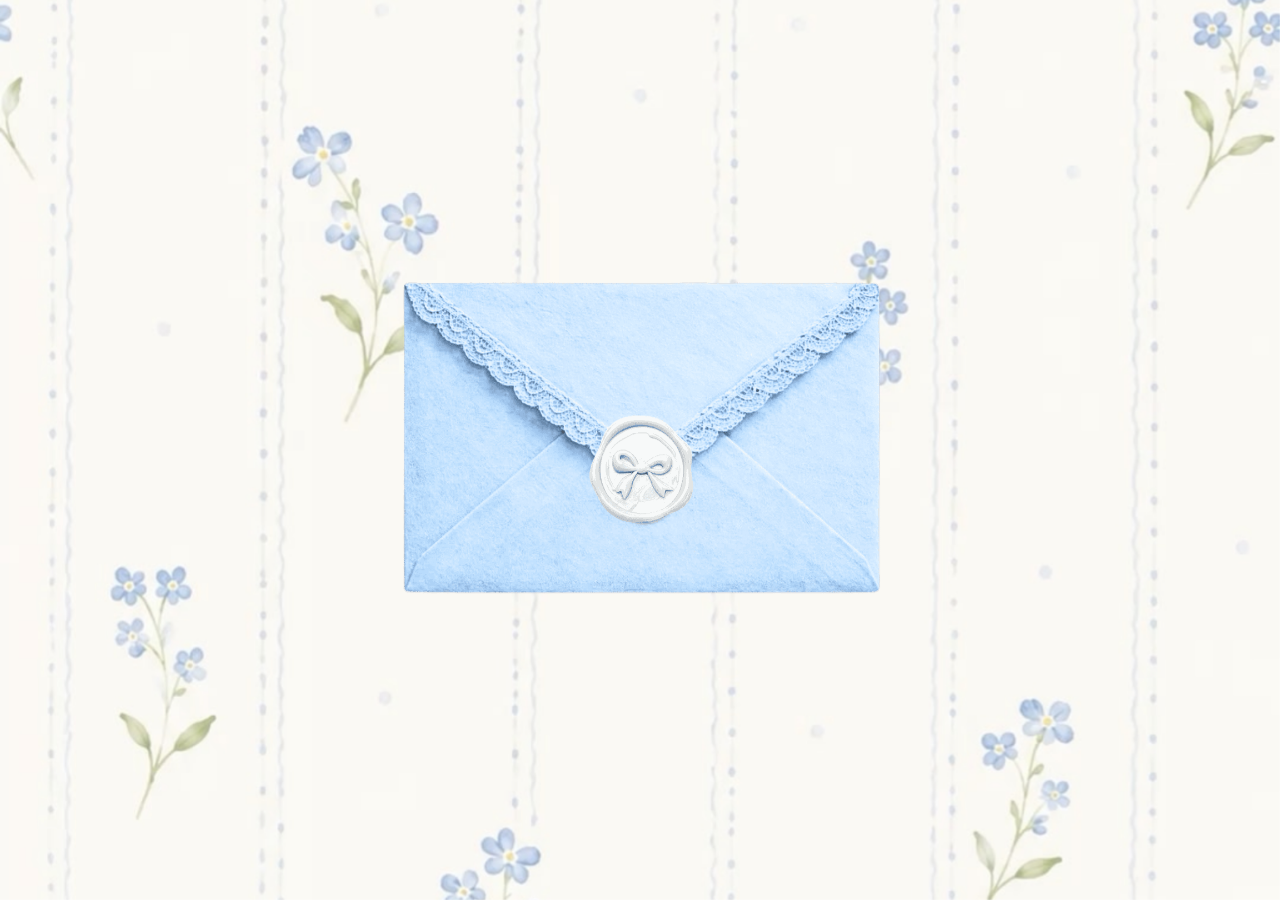
<file: index.html>
<!DOCTYPE html>
<html lang="id">
<head>
    <meta charset="UTF-8">
    <meta name="viewport" content="width=device-width, initial-scale=1.0">
    <title>Birthday Surprise</title>

    <link rel="stylesheet" href="style.css">
</head>

<body>

    <div class="background"></div>
    <div class="background2"></div>

    <div class="container">

        <div class="envelope-container">

            <img
                src="amplop1.PNG"
                id="envelope"
                class="envelope"
                alt="amplop"
            >

            <!-- Area klik seal -->
            <div id="seal"></div>

            <div id="typedMessage" class="typed-message"></div>

        </div>

        <div id="letterText" class="letter-text">

            <h2>Happy Birthday ❤️</h2>

            <p>
                Hari ini adalah hari yang spesial,
                dan kamu adalah alasan mengapa hari ini terasa lebih indah.
            </p>

        </div>

    </div>
    </div>


<!-- ======================
     GIFT SCENE
====================== -->

<div id="giftScene">

    <img id="giftBox"
         src="closedgift.PNG"
         alt="gift">

    <img class="gift-item bag" src="bag.PNG">
    <img class="gift-item balloon" src="ballon.PNG">
    <img class="gift-item bear" src="boneka.PNG">
    <img class="gift-item cupcake" src="cupcake.PNG">
    <img class="gift-item perfume" src="parfume.PNG">
    <img class="gift-item iphone" src="iphone.PNG">
    <img class="gift-item ring" src="ring.PNG">
    <img class="gift-item makeup" src="makeup.PNG">
    <img class="gift-item dog1" src="doggy1.PNG">
    <img class="gift-item dog2" src="doggy2.PNG">
    <img class="gift-item heels" src="heels.PNG">
    <img class="gift-item jewelry" src="jewelry.PNG">
    <img class="gift-item lipstick" src="lipstick.PNG">
    <img class="gift-item plane" src="plane.PNG">
    <img class="gift-item tea" src="tea.PNG">
    <img class="gift-item mobil" src="mobil.PNG">
</div>


<div id="questionBox">

    <h2>
        Ready for the next surprise? 
    </h2>

    <div class="question-buttons">

        <button id="yesBtn">
            IYA
        </button>

        <button id="noBtn">
            IYE
        </button>

    </div>

</div>

    <script src="script.js"></script>

</body>
</html>
</file>
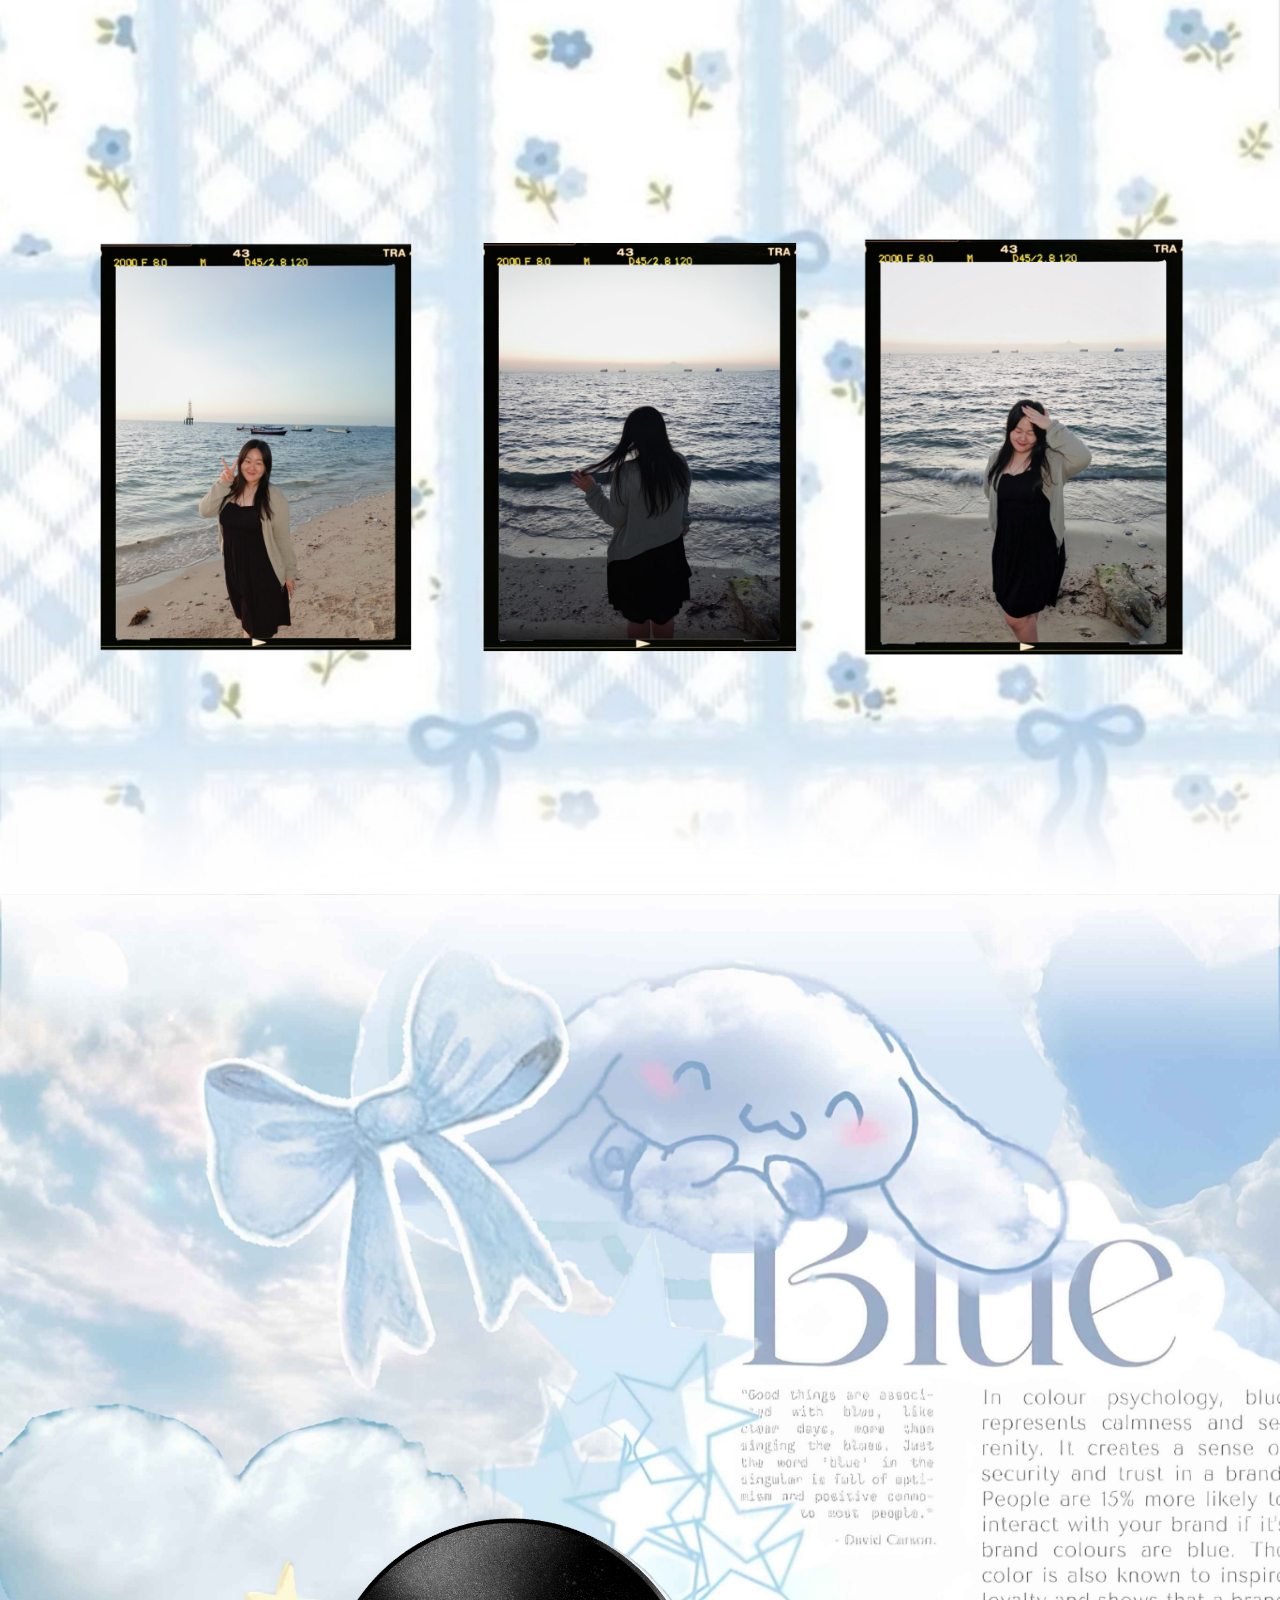
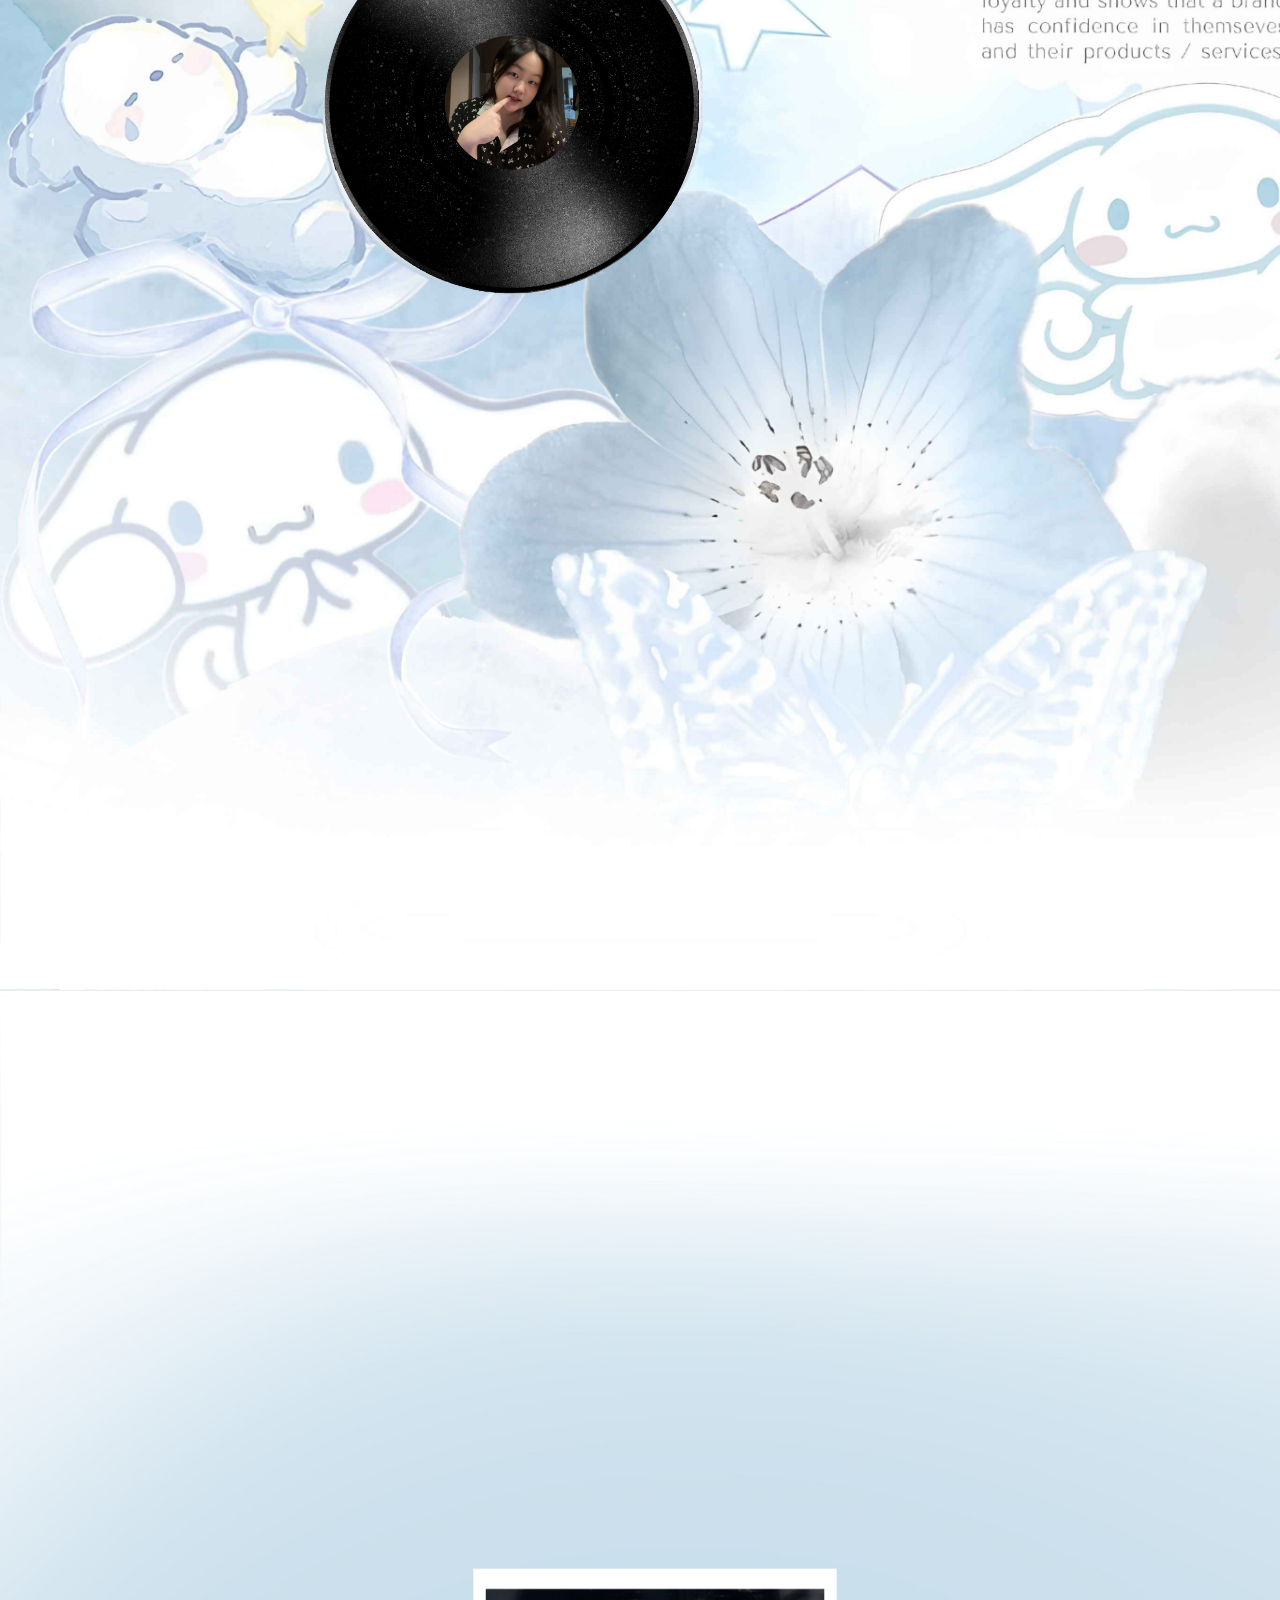
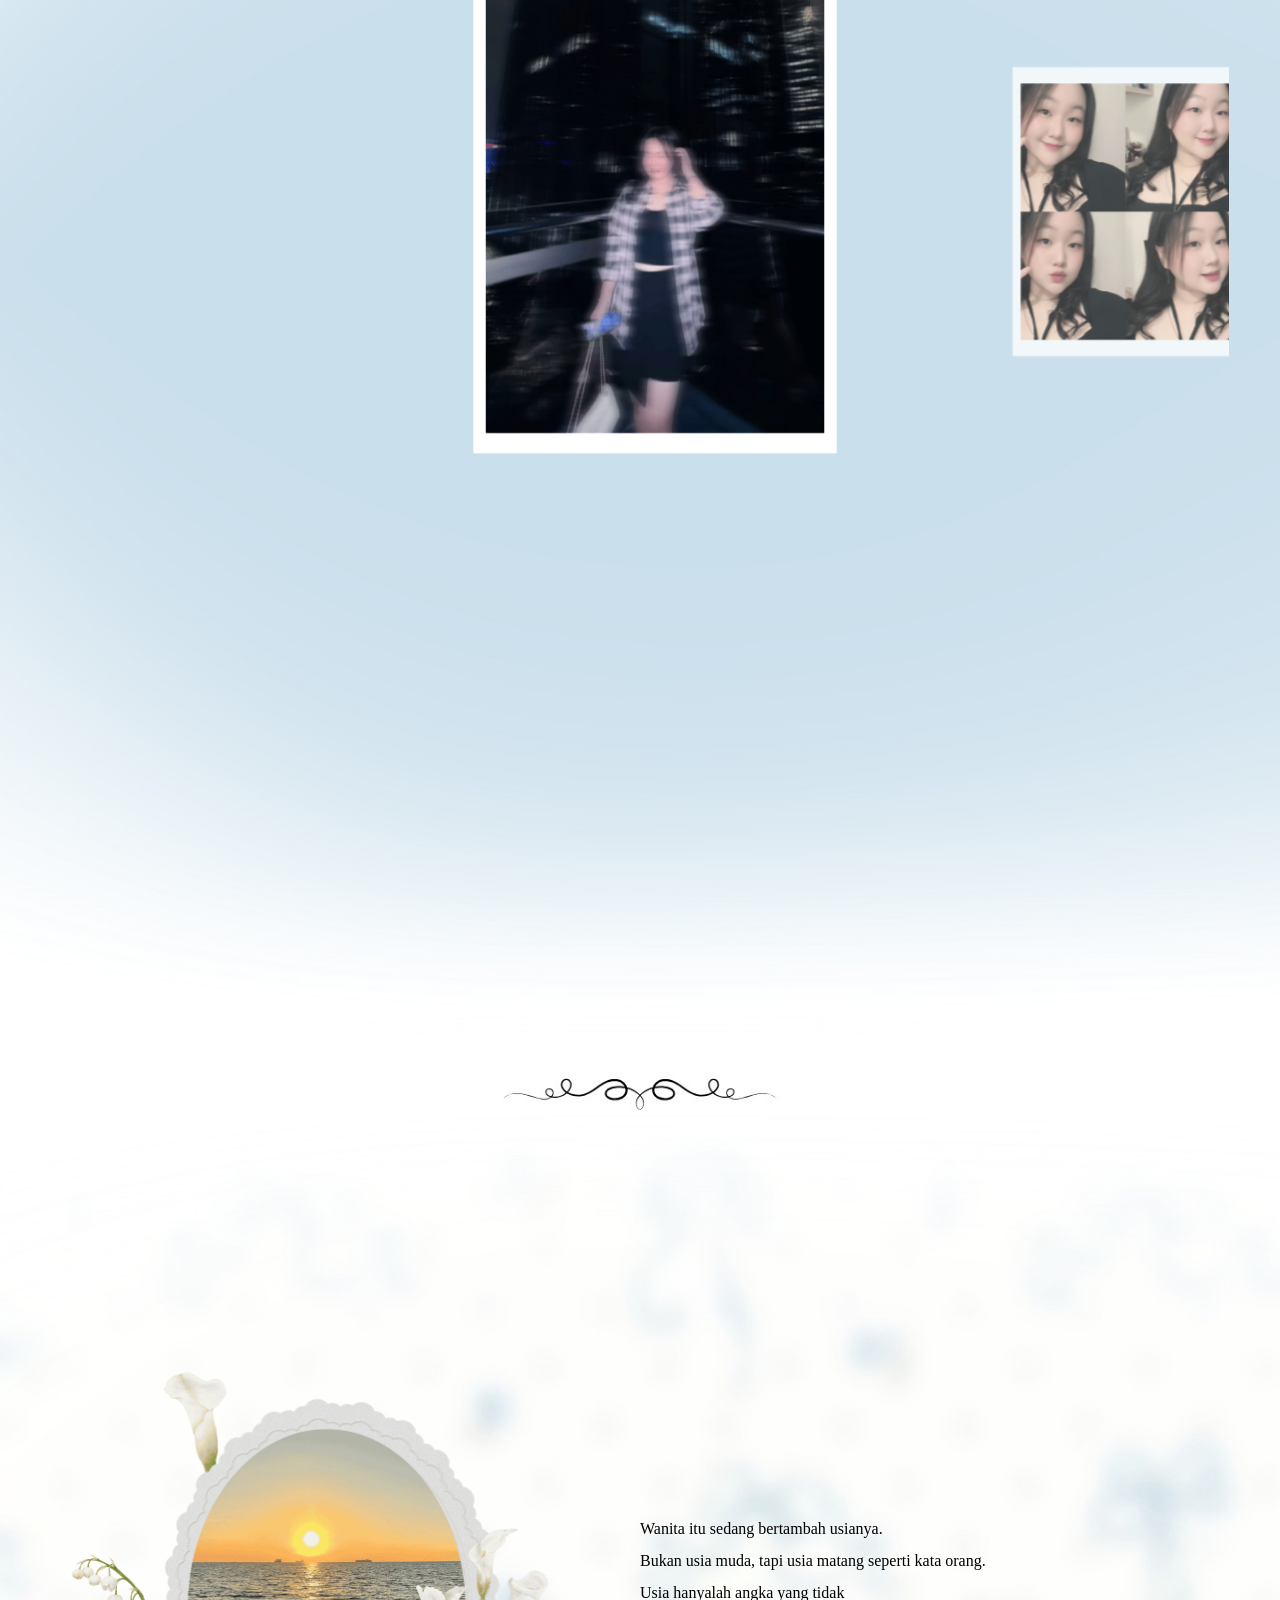
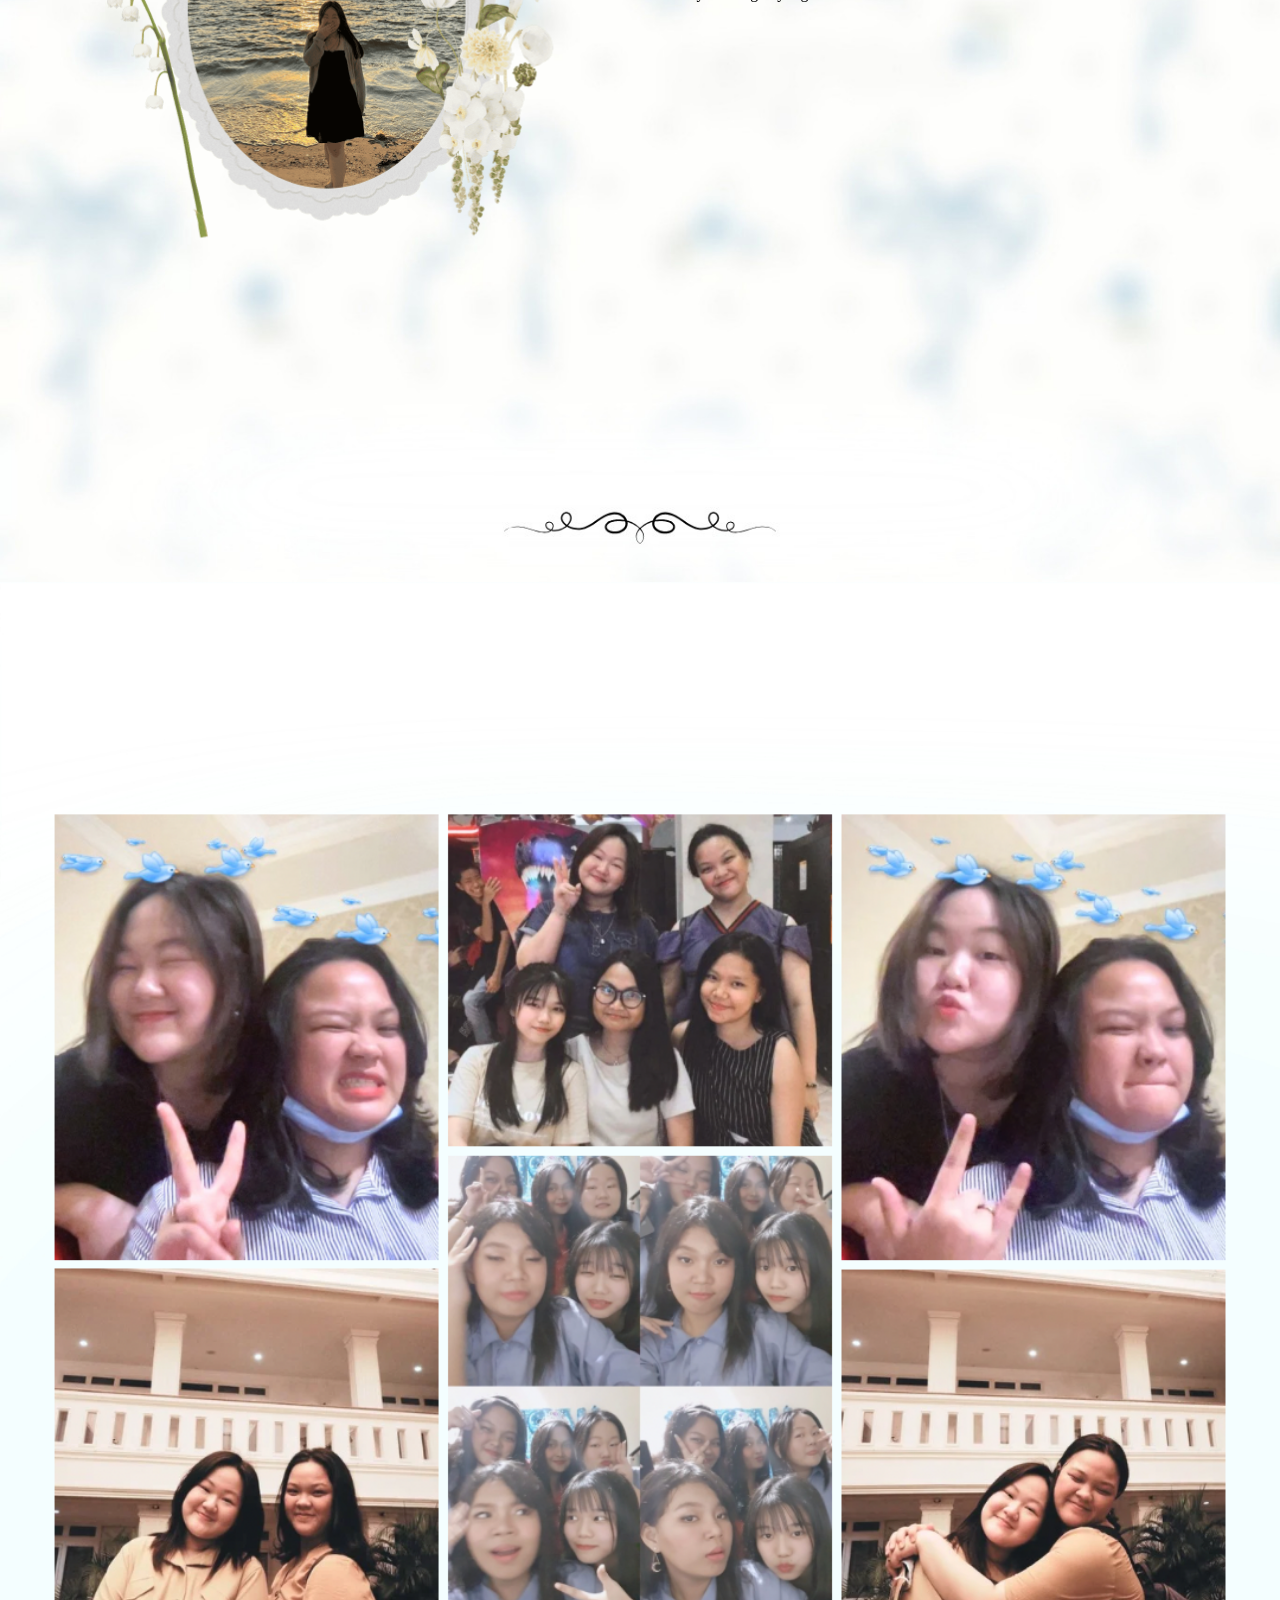
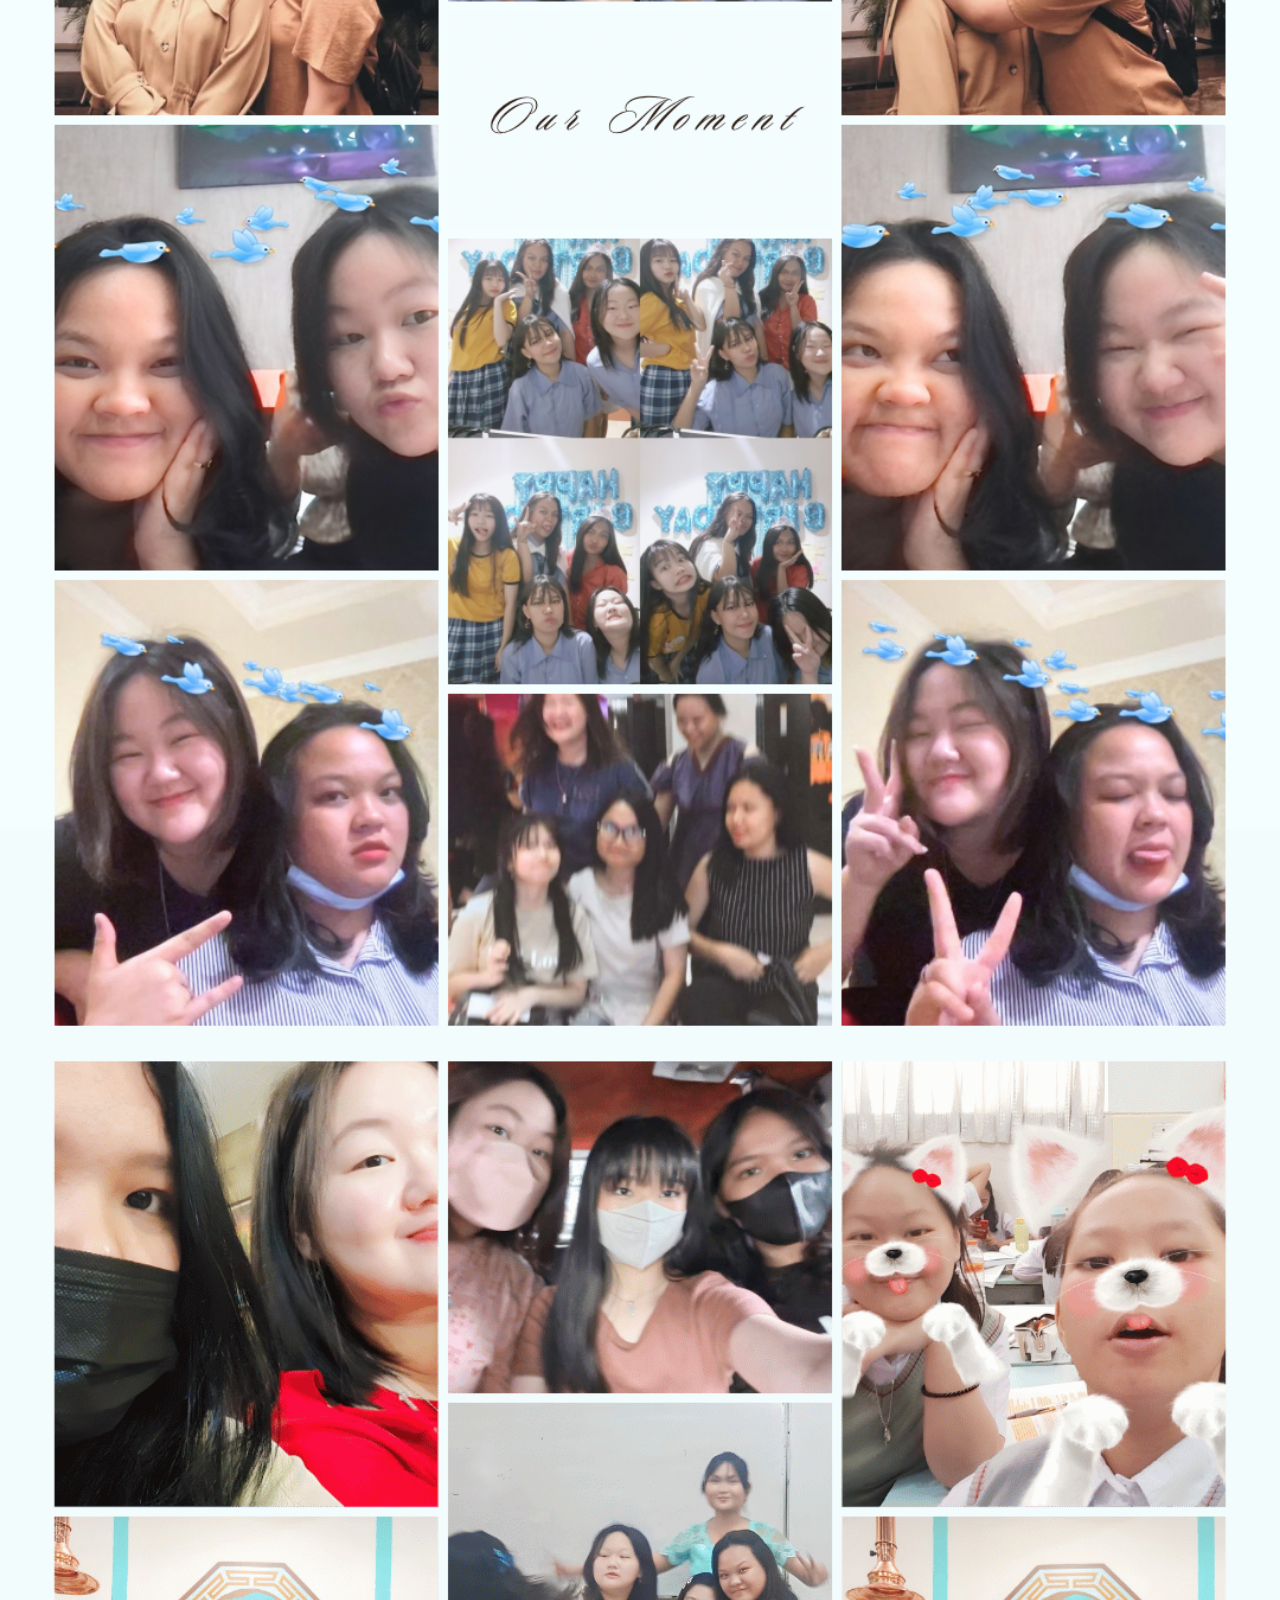
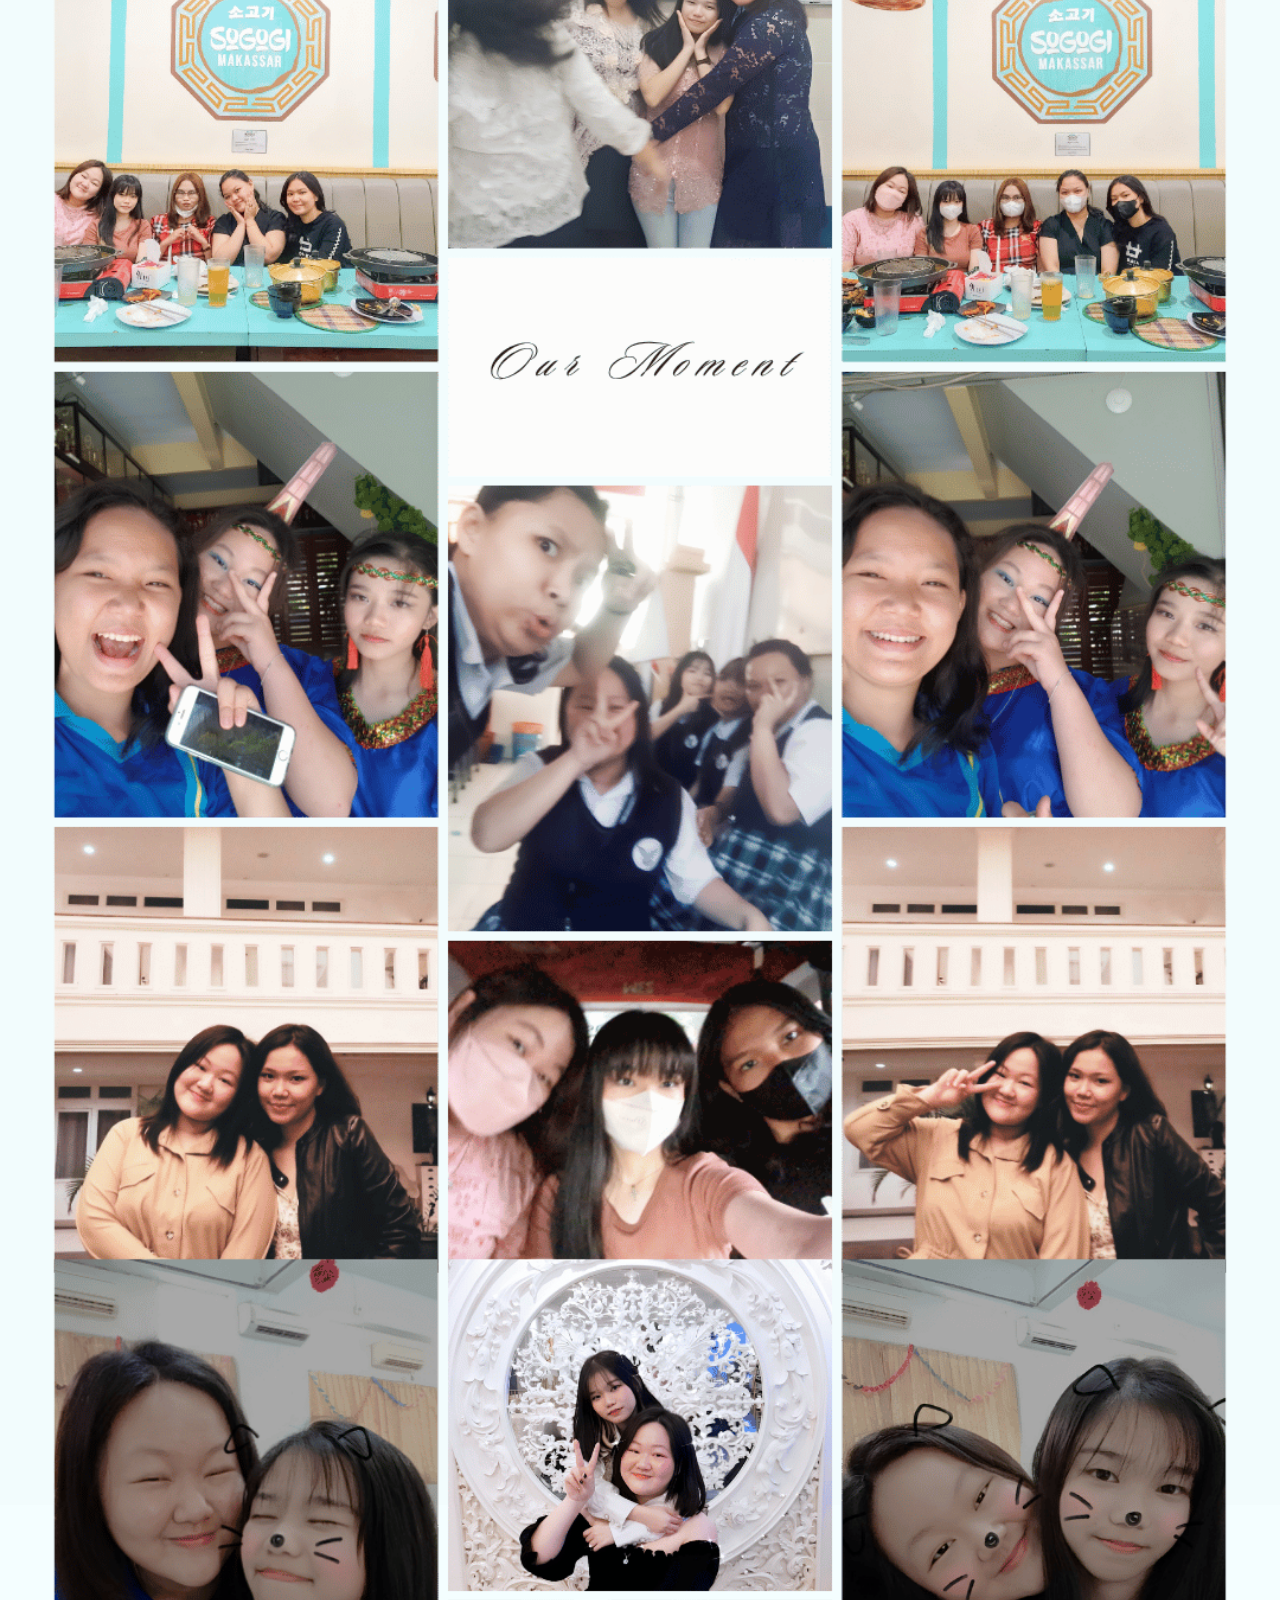
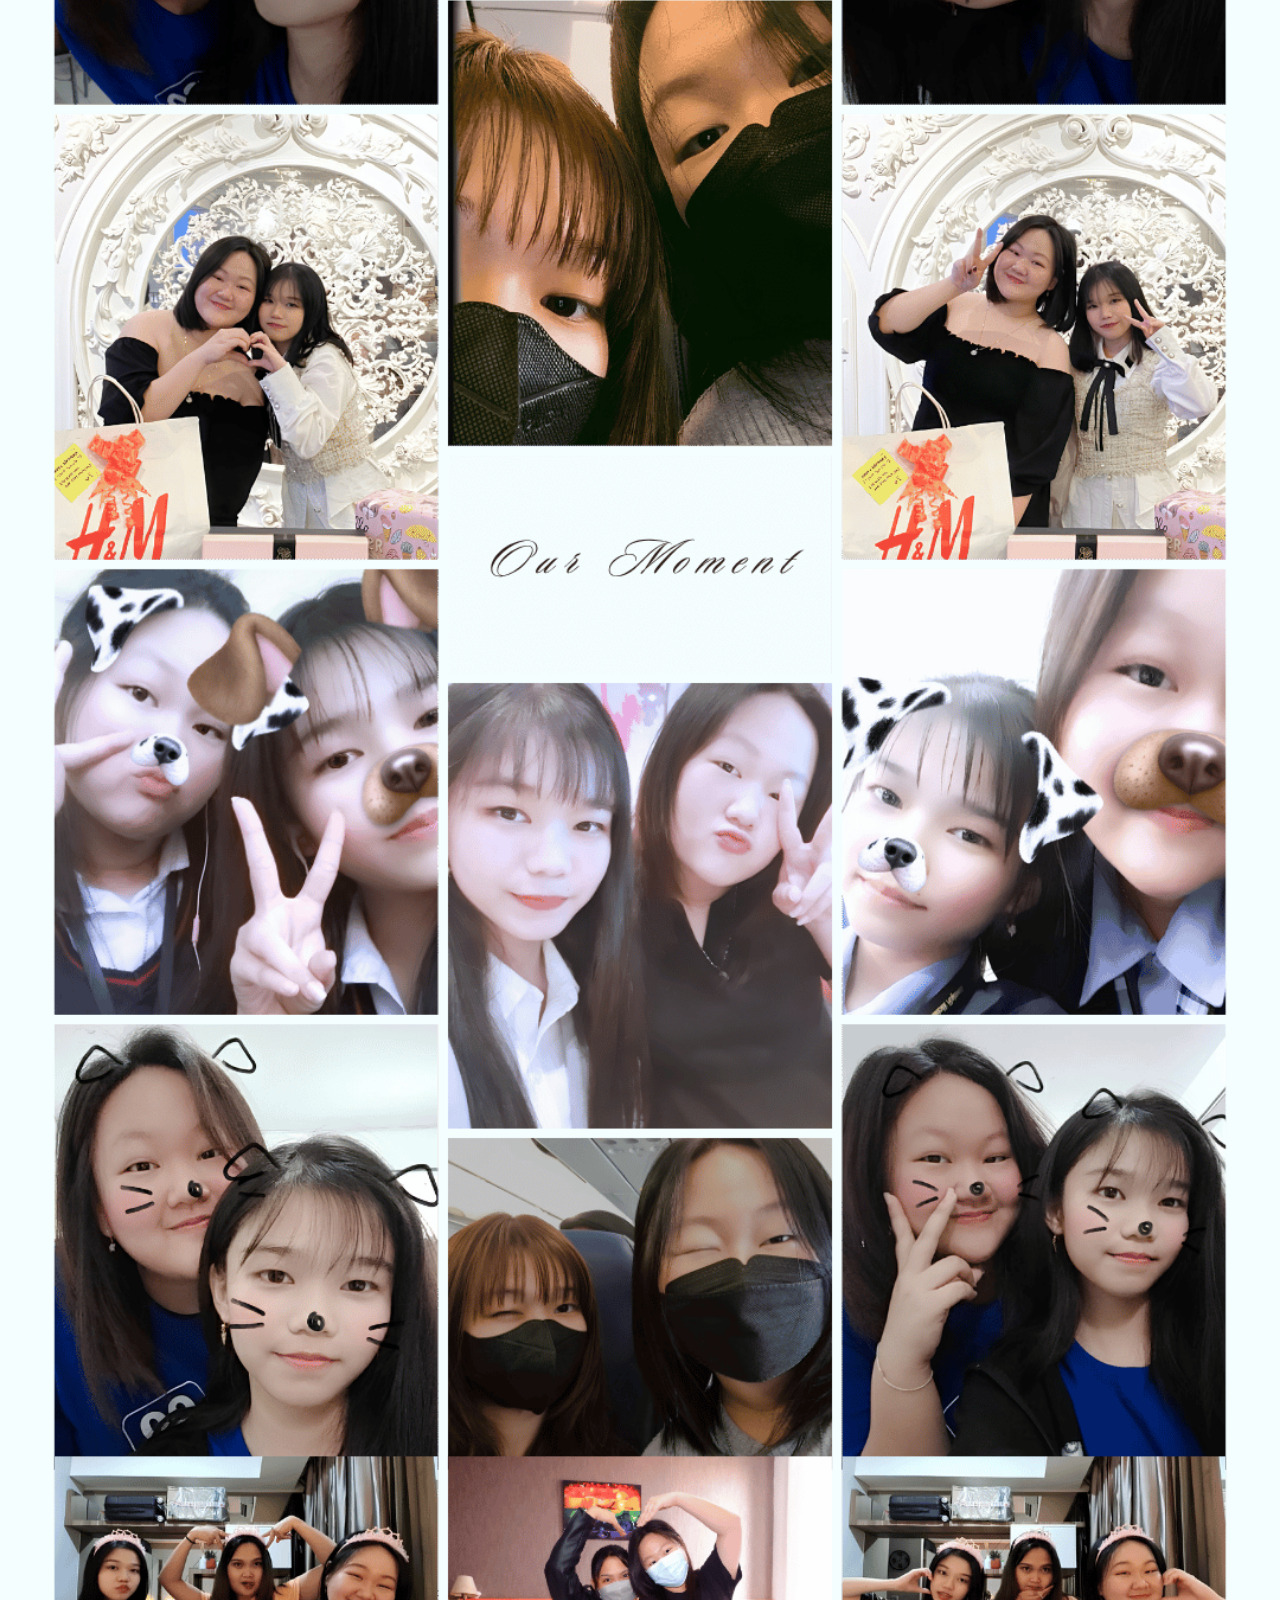
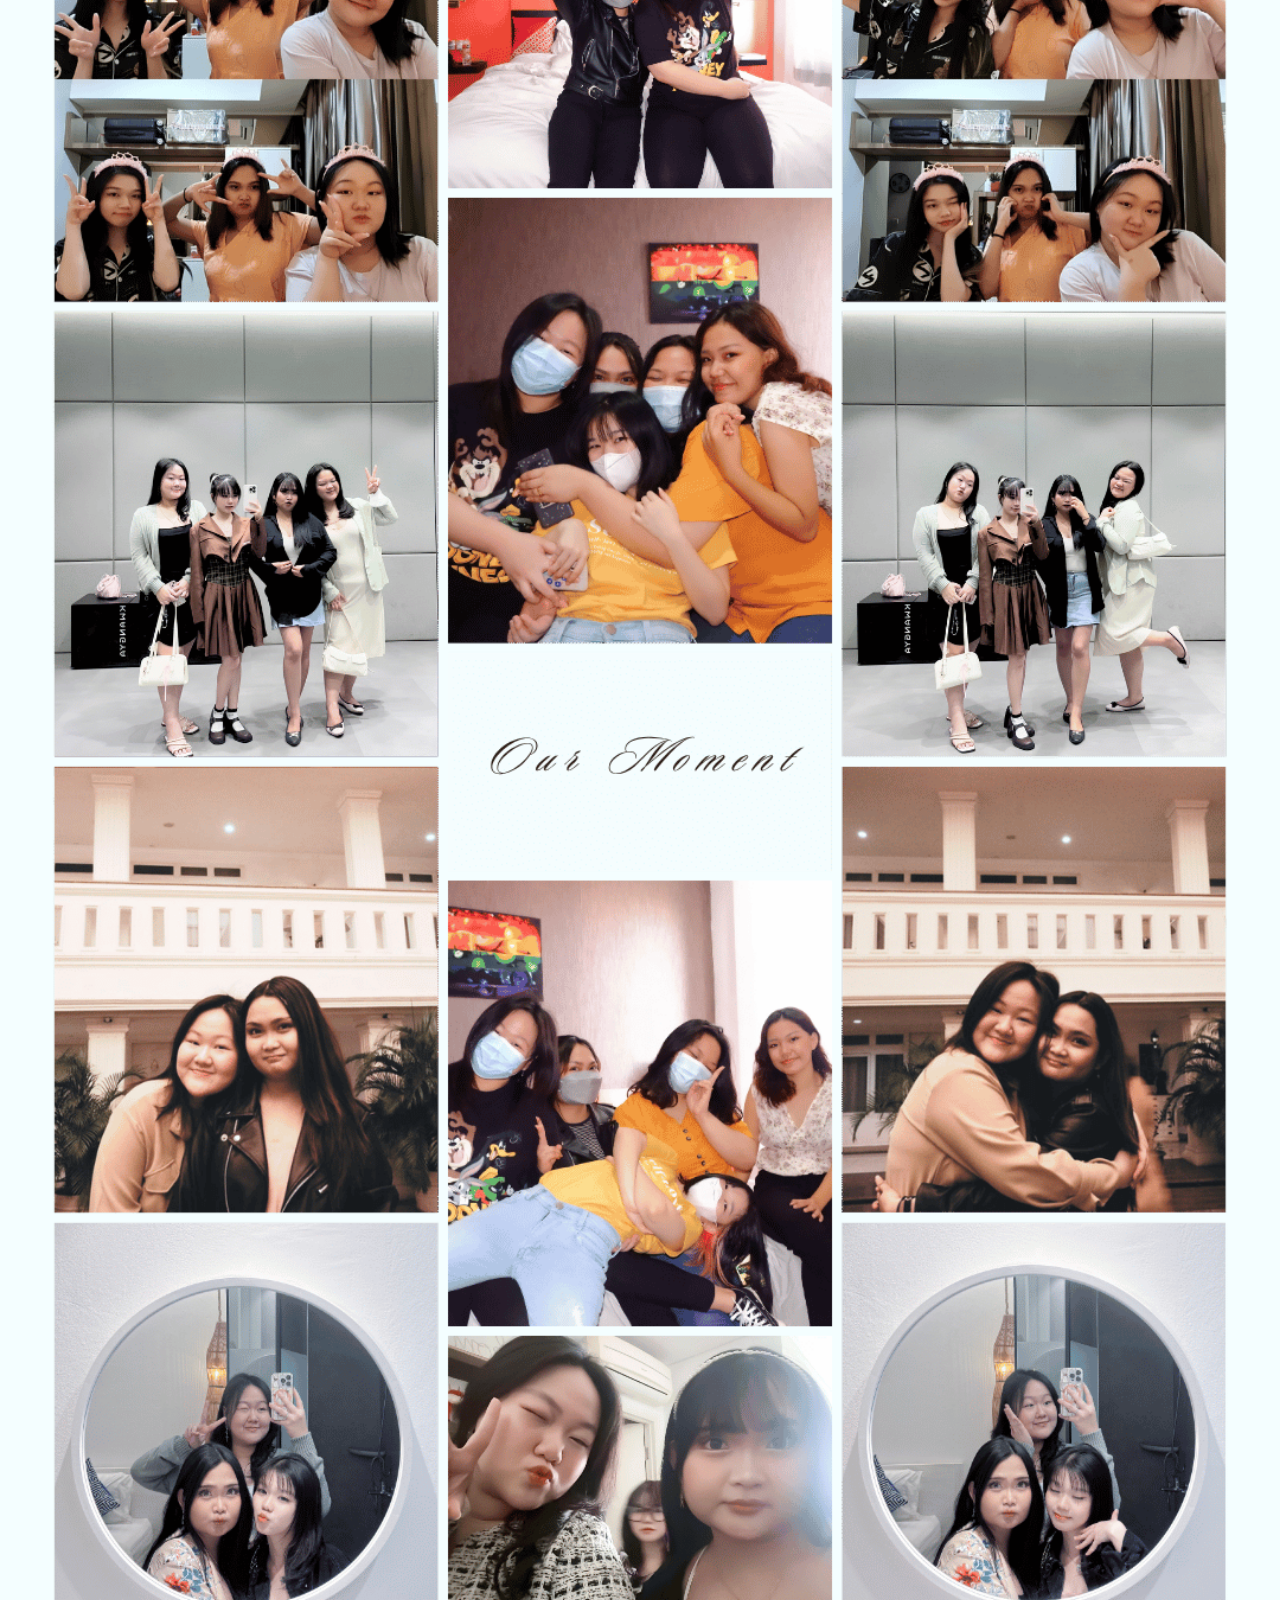
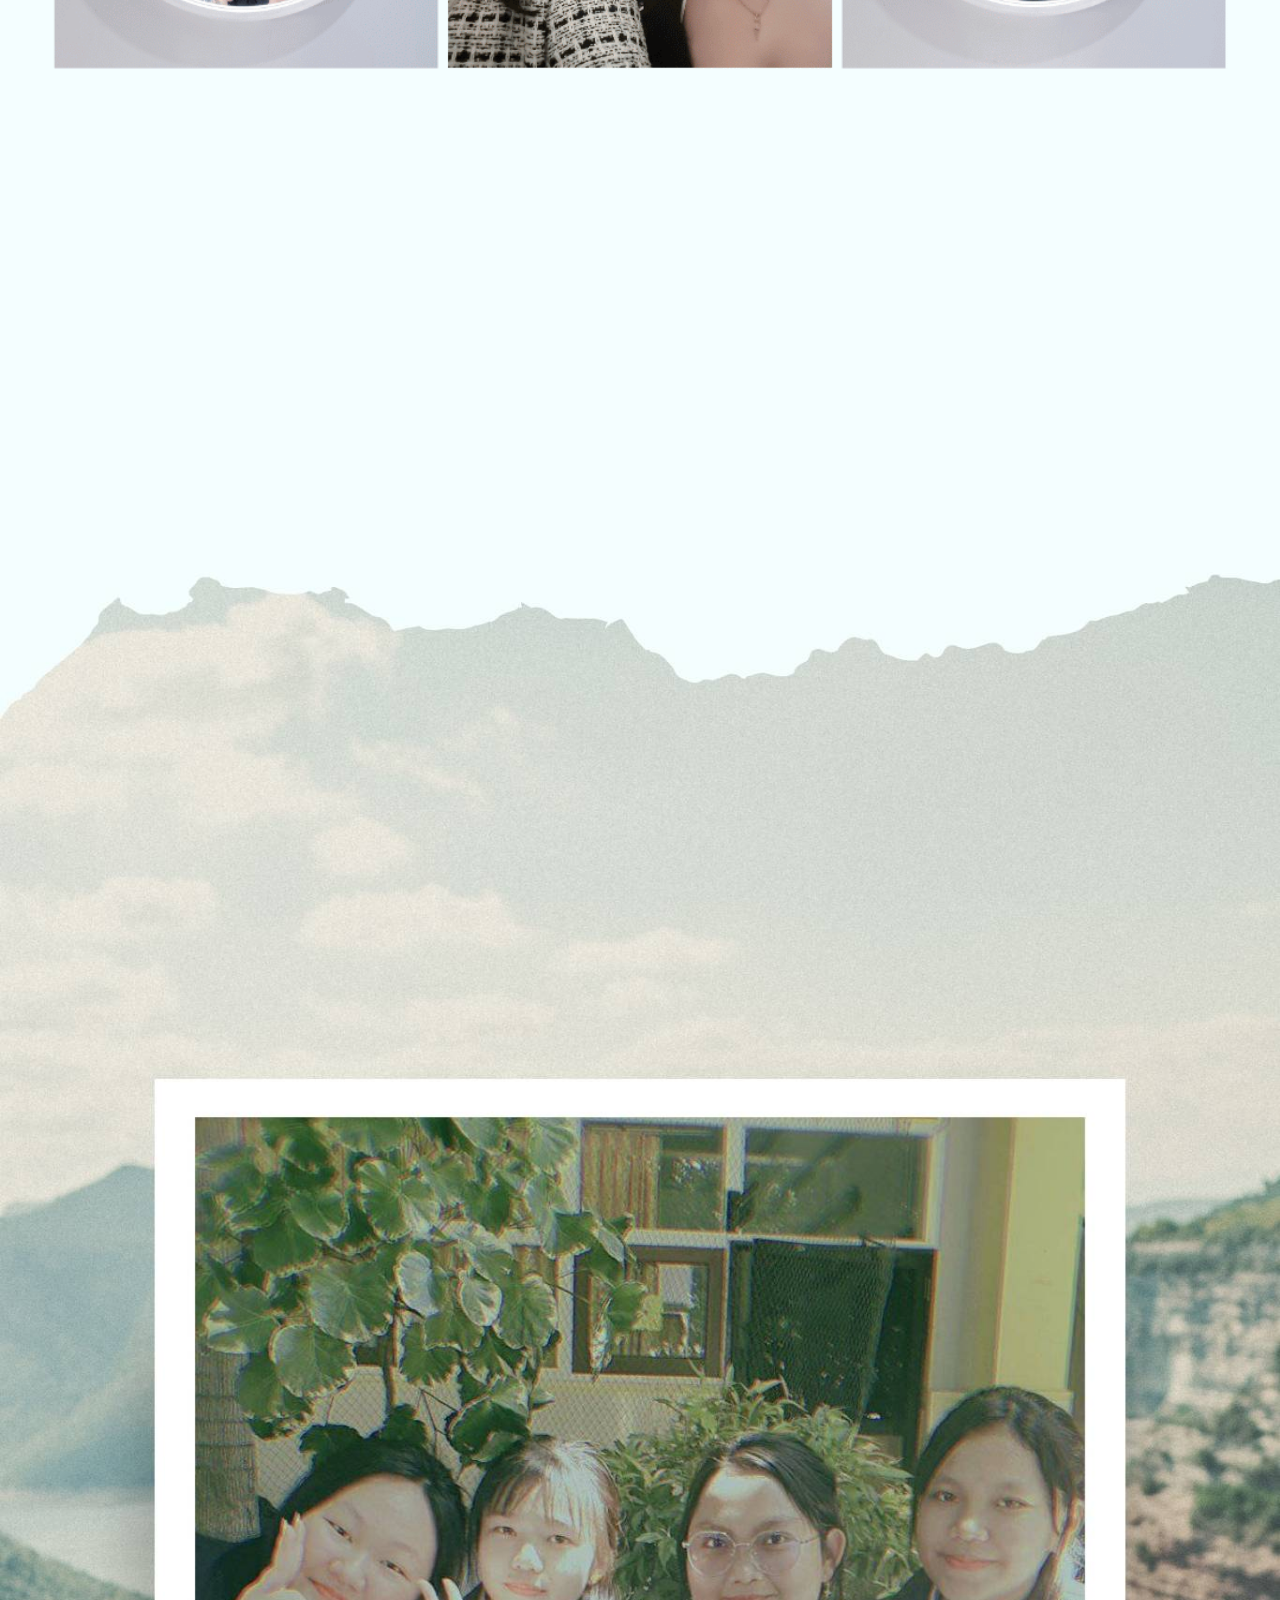
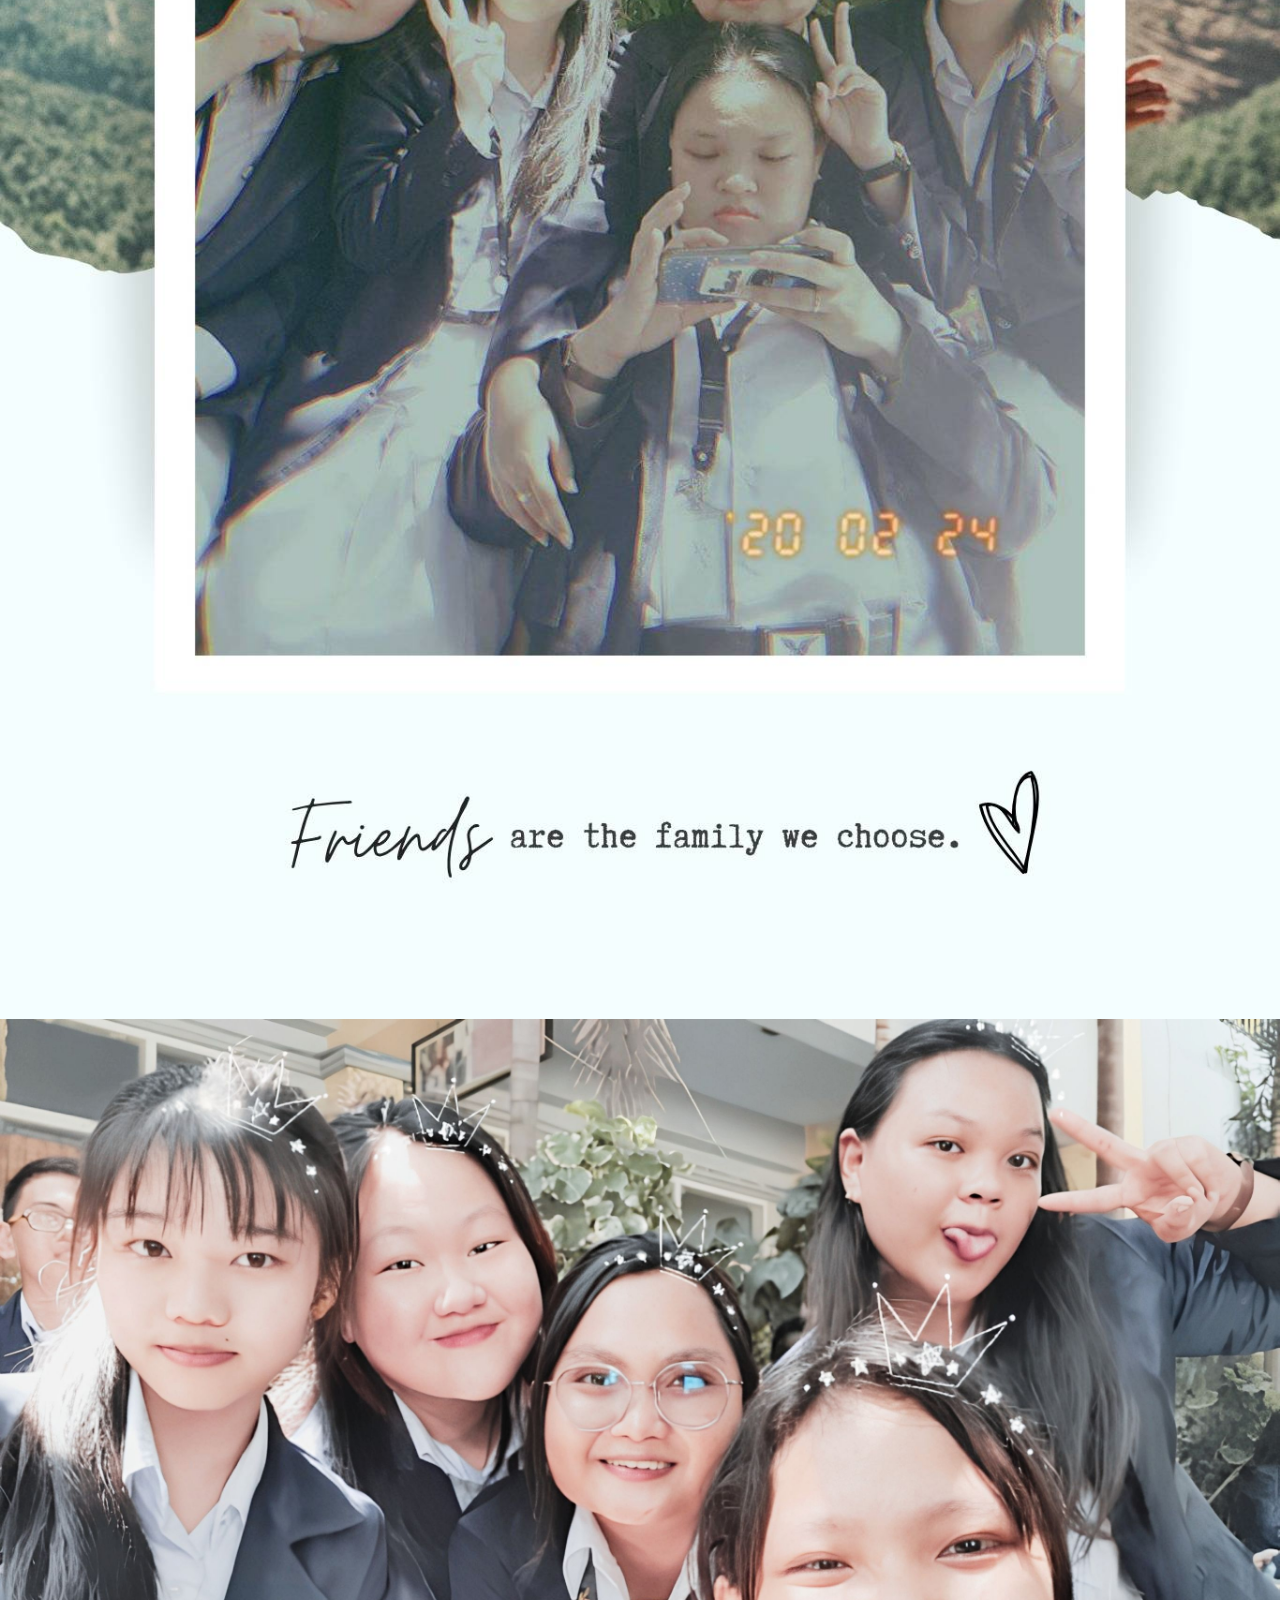
<file: page2.html>
<!DOCTYPE html>
<html lang="id">

<head>

<meta charset="UTF-8">
<meta name="viewport" content="width=device-width, initial-scale=1.0">

<title>Page 2</title>

<link rel="stylesheet" href="page2.css">

<link
rel="stylesheet"
href="https://cdn.jsdelivr.net/npm/swiper@11/swiper-bundle.min.css">

</head>

<!-- ========================= -->
<!-- Background 3 -->
<!-- ========================= -->

<section class="section" id="bg3">

    <img src="Background3.JPG" class="bg">

    <div class="bg3">

        <img src="Filmphoto1.PNG" class="film film1">

        <img src="Filmphoto2.PNG" class="film film2">

        <img src="Filmphoto3.PNG" class="film film3">

    </div>

</section>

<!-- ========================= -->
<!-- Background 4 -->
<!-- ========================= -->

<section class="section">

    <img src="Background4.JPG" class="bg">

    <div class="bg4">

        <div class="vinyl-box">

            <img src="Vinyl.PNG" class="vinyl">

            <img src="Vinylphoto.PNG" class="vinyl-photo">

        </div>

    </div>

</section>

<!-- ========================= -->
<!-- Background 5 -->
<!-- ========================= -->

<section class="section">

    <img src="Background5.JPG" class="bg">

    <div class="bg5">

        <div class="swiper mySwiper">

            <div class="swiper-wrapper">

                <div class="swiper-slide">
                    <img src="Barbie1.PNG">
                </div>

                <div class="swiper-slide">
                    <img src="Barbie2.PNG">
                </div>

                <div class="swiper-slide">
                    <img src="Barbie3.PNG">
                </div>

                <div class="swiper-slide">
                    <img src="Barbie4.PNG">
                </div>

                <div class="swiper-slide">
                    <img src="Barbie5.PNG">
                </div>

                <div class="swiper-slide">
                    <img src="Barbie6.PNG">
                </div>

                <div class="swiper-slide">
                    <img src="Barbie7.PNG">
                </div>

                <div class="swiper-slide">
                    <img src="Barbie8.PNG">
                </div>

                <div class="swiper-slide">
                    <img src="Barbie9.PNG">
                </div>

                <div class="swiper-slide">
                    <img src="Barbie10.PNG">
                </div>

                <div class="swiper-slide">
                    <img src="Barbie11.PNG">
                </div>

                <div class="swiper-slide">
                    <img src="Barbie12.PNG">
                </div>

                <div class="swiper-slide">
                    <img src="Barbie13.PNG">
                </div>

                <div class="swiper-slide">
                    <img src="Barbie14.PNG">
                </div>

                <div class="swiper-slide">
                    <img src="Barbie15.PNG">
                </div>

                <div class="swiper-slide">
                    <img src="Barbie16.PNG">
                </div>

                <div class="swiper-slide">
                    <img src="Barbie17.PNG">
                </div>

                <div class="swiper-slide">
                    <img src="Barbie18.PNG">
                </div>

                <div class="swiper-slide">
                    <img src="Barbie19.PNG">
                </div>

                <div class="swiper-slide">
                    <img src="Barbie20.PNG">
                </div>

                <div class="swiper-slide">
                    <img src="Barbie21.PNG">
                </div>

                <div class="swiper-slide">
                    <img src="Barbie22.PNG">
                </div>

                <div class="swiper-slide">
                    <img src="Barbie23.PNG">
                </div>

                <div class="swiper-slide">
                    <img src="Barbie24.PNG">
                </div>

            </div>

        </div>

    </div>

</section>

<!-- ========================= -->
<!-- Background 6 -->
<!-- ========================= -->

<section class="section"> 

<img src="Background6.JPG" class="bg">

<div class="bg6">

<div class="flower-box">

<img src="Flowerphoto.PNG" class="flower-photo">

</div>

<div class="text-box" id="typingText">

<p>Wanita itu sedang bertambah usianya.</p>
<p>Bukan usia muda, tapi usia matang seperti kata orang.</p>
<p>Usia hanyalah angka yang tidak dapat mengukur kedewasaan seseorang.</p>
<p>Tapi, gadis ini? Ia dewasa lebih awal dari usianya yang matang.</p>

<br>

<p>Ia tinggal dalam ruang yang serba tidak leluasa.</p>
<p>Entah bergerak, bersuara, atau hanya untuk didengar,</p>
<p> tidak ada yang menampungnya.</p>
<p>Melakukan semua serba sendirian tanpa ada yang tahu betapa lelah dirinya.</p>
<p>Dipaksa, disakiti, dan tak dianggap sudah menjadi makanan sehari-harinya.</p>

<br>

<p>Hari ini, 24 Juli 2026. Usianya naik setahun menjadi lebih dewasa.</p>
<p>Meskipun terluka terus menerus, ia tetap berjuang seperti seorang WonderWoman.</p>
<p>Tuhan pasti baik, maka dari itu aku menulis puisi ini dengan penuh harapan,</p>
<p>Biarkan dia bahagia di hari ini, di bulan ini, bahkan hingga tahun ini selesai, 2026.</p>

<br>

<p>Kami, Mantel Kelelawar mengucapkan Terima kasih kepadanya karena bertahan.</p>
<p>Kami juga berterima kasih pada Tuhan karena telah mempertemukan kami dengan dia.</p>
<p>Berbahagialah selalu di hari ini hingga tahun yang akan datang menyambutmu lagi.</p>
<p>Jangan khawatir, kami disini selalu bersamamu hingga rambut kita memutih bersama.</p>

</div>

</div>

</section>

<!-- ========================= -->
<!-- Background7A -->
<!-- ========================= -->

<section class="section bg7-section">

    <img src="Background7a.JPG" class="bg">

    <img src="Kolasephoto1.PNG" class="Kolase1">

</section>

<!-- ========================= -->
<!-- Background7B -->
<!-- ========================= -->

<section class="section bg7-section">

    <img src="Background7b.JPG" class="bg">

    <img src="Kolasephoto2.PNG" class="Kolase2">

</section>

<!-- ========================= -->
<!-- Background7C -->
<!-- ========================= -->

<section class="section bg7-section">

    <img src="Background7c.JPG" class="bg">

    <img src="Kolasephoto3.PNG" class="Kolase3">

</section>

<!-- ========================= -->
<!-- Background7D -->
<!-- ========================= -->

<section class="section bg7-section">

    <img src="Background7d.JPG" class="bg">

    <img src="Kolasephoto4.PNG" class="Kolase4">

</section>

<!-- ========================= -->
<!-- Background 8 -->
<!-- ========================= -->

<section class="section">
    
    <img src="Background8.JPG" class="bg">

    <div class="bg8">

    </div>

</section>

<!-- ========================= -->
<!-- Background9 -->
<!-- ========================= -->

<section class="section bg9-section">

    <img src="Background9.JPG" class="bg">

    <img src="Mankelphoto1.JPG" class="top">

    <img src="Mankelphoto2.JPG" class="bottom">

    <img src="Tornpaper.PNG" class="element">

</section>

<!-- ========================= -->
<!-- Ending Page2 -->
<!-- ========================= -->

<section class="ending-page2">

    <div class="ending-content">

        <p class="ending-line line1">
            You've reached the end.
        </p>

        <p class="ending-line line2">
            Or maybe...
        </p>

        <p class="ending-line line3">
            there's still one last surprise waiting for you.
        </p>

        <div class="swipe-guide">

            <div class="arrow">
                ↑
            </div>

            <p>
                Swipe up
            </p>

        </div>

    </div>

</section>


<script src="https://cdn.jsdelivr.net/npm/swiper@11/swiper-bundle.min.js"></script>

<audio id="bgMusic" loop>
    <source src="Musik.MP3" type="audio/mpeg">
</audio>

<script src="page2.js"></script>

</body>

</html>
</file>
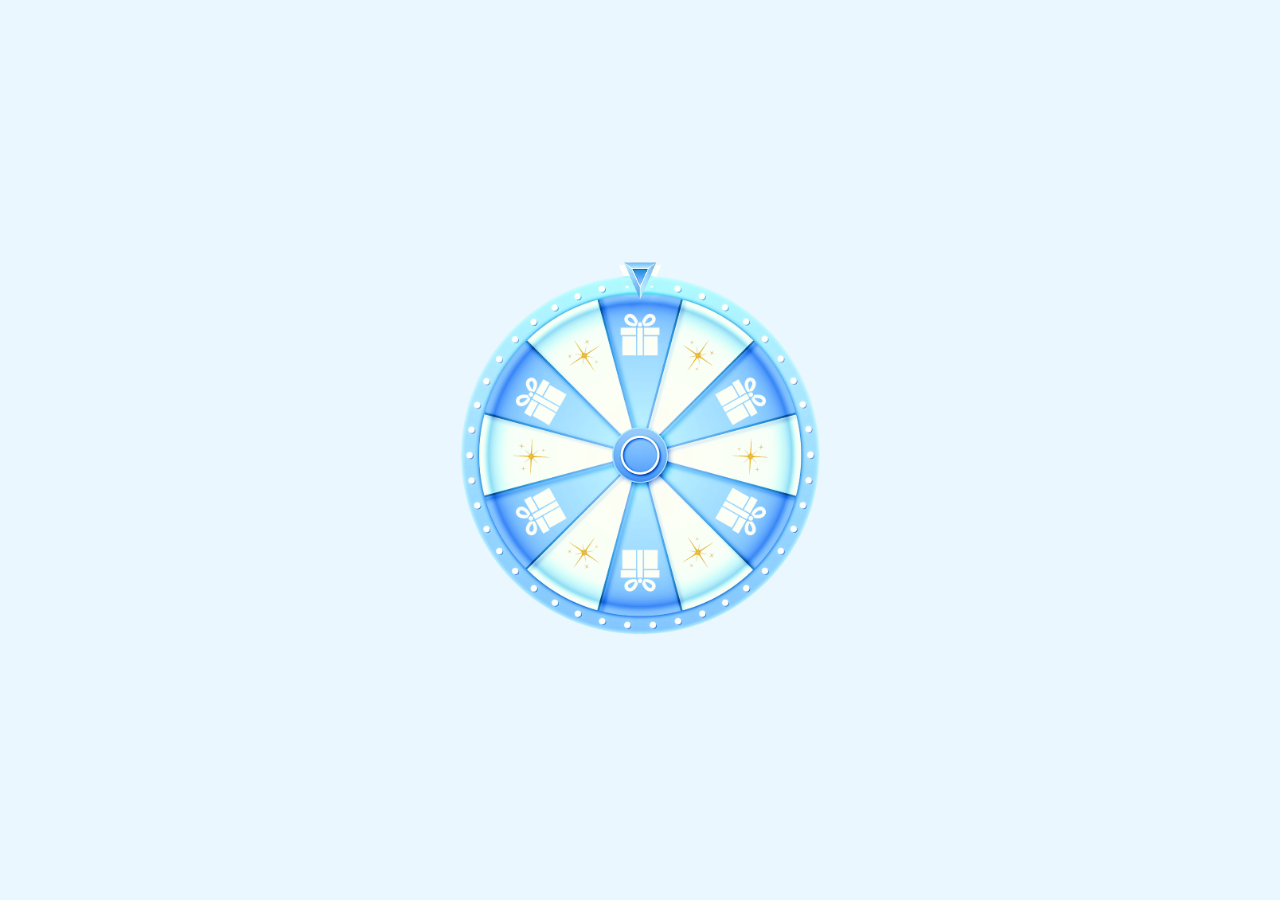
<file: page3.html>
<!DOCTYPE html>
<html lang="en">

<head>

    <meta charset="UTF-8">

    <meta name="viewport"
          content="width=device-width, initial-scale=1.0">

    <title>Birthday Surprise</title>

    <link rel="stylesheet"
          href="page3.css">

</head>

<body>

    <!-- ===================================== -->
    <!-- BACKGROUND -->
    <!-- ===================================== -->

    <main class="page3">

        <!-- ===================================== -->
        <!-- WHEEL -->
        <!-- ===================================== -->

        <div class="wheel-container" id="wheelContainer">

            <img
                src="Wheel.PNG"
                alt="Wheel"
                id="wheel">

            <img
                src="Pointer.PNG"
                alt="Pointer"
                id="pointer">

        </div>


        <!-- ===================================== -->
        <!-- CONFETTI -->
        <!-- ===================================== -->
        
        <div id="confetti-container"></div>
        
        <!-- ===================================== -->
        <!-- SCRATCH CARD -->
        <!-- ===================================== -->
         
        <div id="scratch-container">
        
        <!-- QR -->
            <img
                src="QR.PNG"
                alt="QR"
                id="qr">
        
        <!-- FRAME -->
            <img
                src="Scratchframe.PNG"
                alt="Frame"
                id="frame">
        
        
        <!-- MASK -->
         
        <canvas id="scratchCanvas"></canvas>

        <p id="scratch-text">
            Gosok area abu-abu ya!😚
        </p>
    
    </div>

    <div id="back-buttons">
        <a href="index.html">
            ⟵ Page 1
        </a>
        
        <a href="page2.html">
            ⟵ Page 2
        </a>
    </div>

    </main>

    <script src="page3.js"></script>

</body>

</html>
</file>
<file: style.css>
*{
    margin:0;
    padding:0;
    box-sizing:border-box;
}

body{
    width:100vw;
    height:100vh;
    overflow:hidden;
    position:relative;
}

/* BACKGROUND */

.background{

    position:fixed;
    inset:0;

    z-index:-2;

    background-image:url("background1.jpg");
    background-size:cover;
    background-position:center;
    background-repeat:no-repeat;
}

.background2{

    position:fixed;
    inset:0;

    background-image:url("background2.JPEG");
    background-size:cover;
    background-position:center;
    background-repeat:no-repeat;

    opacity:0;

    transition:opacity .5s ease;

    z-index:-1;
}

.background2.show{

    opacity:1;

}

/* CONTAINER */

.container{

    position:relative;

    width:100%;
    height:100vh;

    display:flex;
    flex-direction:column;

    justify-content:center;
    align-items:center;
}

/* ENVELOPE */

.envelope-container{
    position:relative;
}

.envelope{

    width:min(95vw, 600px);
    max-width:600px;

    transform:
    translateY(50px);


    transition:
    transform .6s ease,
    opacity .4s ease;
}

/* animasi saat berganti gambar */

.envelope.switching{

    transform:scale(.95);

    opacity:.7;
}

/* SEAL */

#seal{

    position:absolute;

    left:50%;
    top:72%;

    transform:translate(-50%,-50%);

    width:80px;
    height:80px;

    border-radius:50%;

    cursor:pointer;

    z-index:10;
}

/* efek tekan seal */

#seal.pressed{

    animation:press .3s ease;
}

@keyframes press{

    0%{
        transform:
        translate(-50%,-50%)
        scale(1);
    }

    50%{
        transform:
        translate(-50%,-50%)
        scale(.85);
    }

    100%{
        transform:
        translate(-50%,-50%)
        scale(1);
    }
}

/* HINT */

.hint{

    margin-top:20px;

    font-size:18px;

    color:#555;

    animation:float 2s infinite;
}

@keyframes float{

    0%,100%{
        transform:translateY(0);
    }

    50%{
        transform:translateY(-6px);
    }
}

/* LETTER */

.letter-text{

    margin-top:25px;

    background:rgba(255,255,255,.85);

    padding:20px 25px;

    border-radius:20px;

    max-width:450px;

    text-align:center;

    opacity:0;

    transform:
    translateY(50px);

    transition:
    all .8s ease;
}

.letter-text.show{

    opacity:1;

    transform:
    translateY(0);
}

.letter-text h2{

    margin-bottom:10px;

    color:#6d8fd6;
}

.letter-text p{

    line-height:1.7;
}

.typed-message{

    position:absolute;

    top:50%;
    left:50%;

    transform:translateX(-50%);

    width:75%;

    text-align:center;

    font-size:clamp(16px, 2vw, 30px);

    font-weight:800;

    color:#6d8fd6;

    opacity:0;

    z-index:20;

    pointer-events:none;
}

/* ==================================
   GIFT SCENE
================================== */

#giftScene{

    position:fixed;
    inset:0;

    display:none;

    justify-content:center;
    align-items:center;

    z-index:999;
}

#giftBox{

    width:300px;

    cursor:pointer;

    animation:giftBounce 5s infinite;
}

@keyframes giftBounce{

    0%,100%{
        transform:translateY(0);
    }

    50%{
        transform:translateY(-12px);
    }

}

.gift-item{

    position:absolute;

    width:100px;

    opacity:0;

    left:50%;
    top:50%;

    transform:
        translate(-50%,-50%)
        scale(.3);

    transition:2s ease;
}

.explode{

    opacity:1;

}

.bag.explode{
    transform:
    translate(-230px,-30px)
    rotate(-30deg);
}

.balloon.explode{
    transform:
    translate(-350px,-20px)
    rotate(20deg);
}

.bear.explode{
    transform:
    translate(-5px,200px)
    rotate(25deg);
}

.cupcake.explode{
    transform:
    translate(-175px,215px)
    rotate(-15deg);
}

.perfume.explode{
    transform:
    translate(-250px,-150px)
    rotate(15deg);
}

.iphone.explode{
    transform:
    translate(50px,95px)
    rotate(-15deg);
}

.ring.explode{
    transform:
    translate(-100px,-215px)
    rotate(30deg);
}

.makeup.explode{
    transform:
    translate(155px,60px)
    rotate(-20deg);
}

.dog1.explode{
    transform:
    translate(-250px,100px)
    rotate(-25deg);
}

.dog2.explode{
    transform:
    translate(-5px,-300px)
    rotate(20deg);
}

.heels.explode{
    transform:
    translate(150px,-150px)
    rotate(0deg);
}

.jewelry.explode{
    transform:
    translate(50px,-200px)
    rotate(-30deg);
}

.lipstick.explode{
    transform:
    translate(120px,-50px)
    rotate(15deg);
}

.plane.explode{
    transform:
    translate(-215px,-250px)
    rotate(10deg);
}

.tea.explode{
    transform:
    translate(155px,-150px)
    rotate(-20deg);
}

.mobil.explode{
    transform:
    translate(-90px,120px)
    rotate(-15deg);
}

#questionBox{

    position:fixed;

    top:50%;
    left:50%;

    transform:
    translate(-50%,-50%);

    text-align:center;

    opacity:0;

    pointer-events:none;

    z-index:1000;

    transition:1s;
}

#questionBox.show{

    opacity:1;

    pointer-events:auto;
}

#questionBox h2{

    color:#0f172a;

    font-size:2rem;

    margin-bottom:20px;
}

.question-buttons{

    display:flex;

    gap:12px;

    justify-content:center;
}

.question-buttons button{

    border:none;

    padding:18px 36px;

    border-radius:16px;

    cursor:pointer;

    font-size:22px;

    font-weight:bold;
}

.fade-out{
    opacity:0 !important;
    transition:1.5s ease;
}
</file>
<file: page2.css>
body{
    opacity:0;
    animation:fadeIn 1s forwards;

}

@keyframes fadeIn{
    
    to{
        opacity:1;
    }

}


*{
    margin:0;
    padding:0;
    box-sizing:border-box;

}

html{
    scroll-behavior:smooth;

}

body{
    overflow-x:hidden;
    background:white;

}

.section{
    position:relative;
    width:100%;

}

.bg{
    display:block;
    width:100%;
    height:auto;

}


/* ========================= */
/* Layer */
/* ========================= */

.bg3,
.bg4{
    position:absolute;
    left:0;
    top:0;
    width:100%;
    height:100%;

}


/* ========================= */
/* Background 3 */
/* ========================= */

.bg3{
    display:flex;
    justify-content:center;
    align-items:center;

}

.film{
    width:35%;
    opacity:0;
    transform:translateY(60px) scale(.95);
    transition:
    opacity .15s ease,
    transform .20s ease;

}

.film.show{
    opacity:1;
    transform:translateY(0);

}

.film1.show{

    transition-delay:1s;

}

.film2.show{

    transition-delay:2s;

}

.film3.show{

    transition-delay:3s;

}

.film1{
    margin-right:-5%;

}

.film2{
    margin-right:-5%;

}


/* HP */

@media(max-width:768px){

.bg3{

    flex-direction:row;

}

.film{

    width:30%;

    margin:0;

}

}

/* ========================= */
/* Background 4 */
/* ========================= */

.bg4{
    position:absolute;
    left:0;
    top:0;
    width:100%;
    height:100%;

}

.vinyl-box{
    position:absolute;
    width:43%;

    /* Posisi */
    left:40%;
    top:48%;
    transform:translate(-50%,-50%);

}

.vinyl{
    width:100%;
    animation:spin 12s linear infinite;

}

.vinyl-photo{
    position:absolute;
    left:50%;
    top:49%;
    transform:translate(-50%,-50%);
    width:90%;

}


/* HP */

@media(max-width:768px){

.vinyl-box{

width:55%;

}

}


/* ========================= */

@keyframes spin{

from{

transform:rotate(0deg);

}

to{

transform:rotate(360deg);

}

}

/* ========================= */
/* Background 5 */
/* ========================= */

.bg5{
    position:absolute;
    left:0;
    top:0;
    width:100%;
    height:100%;
    display:flex;
    justify-content:center;
    align-items:center;

}

.mySwiper{

width:92%;

padding:80px 0;

overflow:visible;

}

.swiper-slide{

display:flex;

justify-content:center;

align-items:center;

transition:.4s;

}

.swiper-slide{

display:flex;

justify-content:center;

transition:.45s;

}

.swiper-slide img{

height:800px;

width:auto;

transition:.45s;

filter:blur(2px);

opacity:.45;

transform:scale(.82);

}

.swiper-slide-active img{

filter:none;

opacity:1;

transform:scale(1);

}

.swiper-slide-prev img,
.swiper-slide-next img{

filter:blur(.8px);

opacity:.75;

transform:scale(.9);

}

/* HP */

@media(max-width:768px){

    .mySwiper{
        width:100%;
    }

    .swiper-slide img{
        height:500px;
    }

}

/* ========================= */
/* Background 6 */
/* ========================= */

.bg6{
    position:absolute;
    left:0;
    top:0;
    width:100%;
    height:100%;

}

.flower-box{
    position:absolute;
    left:25%;
    top:50%;
    transform:translate(-50%,-50%);
    width:42%;

}

.flower-photo{
    width:100%;
    display:block;

}

.text-box{
    opacity:0;
    position:absolute;
    left:50%;
    top:50%;
    transform:translateY(-50%);
    width:min(35vw,620px);

}

/* ========================= */
/* HP */
/* ========================= */
@media screen and (max-width:768px){

    .text-box{
        width:50%;
        left:50%;
        top:50%;

        font-size:5px;
        line-height:1.9;
    }

}

/* ========================= */
/* Desktop */
/* ========================= */
@media screen and (min-width:769px){

    .text-box{
        width:50%;
        left:50%;
        top:50%;

        font-size:16px;
        line-height:2.0;
    }

}



/* ========================= */
/* Background7 */
/* ========================= */

.bg7-section{
    position:relative;

}

.Kolase1{

    position: absolute;
    top: 0;
    left: 0;

    width: 100%;
    height: auto;

    display: block;

    z-index: 2;

    animation: fadeUp 1s ease;

}

.Kolase2{

    position: absolute;
    top: 0;
    left: 0;

    width: 100%;
    height: auto;

    display: block;

    z-index: 2;

    animation: fadeUp 1s ease;

}

.Kolase3{

    position: absolute;
    top: 0;
    left: 0;
    margin-top:-250px;

    width: 100%;
    height: auto;

    display: block;

    z-index: 2;

    animation: fadeUp 1s ease;

}

.Kolase4{

    position: absolute;
    top: 0;
    left: 0;
    margin-top:-500px;

    width: 100%;
    height: auto;

    display: block;

    z-index: 2;

    animation: fadeUp 1s ease;

}


@media(max-width:768px){

.Kolase3{

margin-top:-62px;

}

.Kolase4{

margin-top:-125px;

}

}


.bg7-photo.show{
    opacity:1;
    transform:translate(-50%,-50%) scale(1);

}

/* ========================= */
/* Background 8 */
/* ========================= */

.bg8{
    position:absolute;
    left:0;
    top:0;
    width:100%;
    height:100%

}

/* ========================= */
/* Background9 */
/* ========================= */

.bg9-section{

position:relative;

}

.top{

position:absolute;

top:0;

left:50%;

transform:translateX(-50%);

width:100%;

z-index:2;

}

.bottom{

position:absolute;

bottom:0;

left:50%;

transform:translateX(-50%);

width:100%;

z-index:2;

}

.element{

position:absolute;

left:50%;

top:50%;

transform:translate(-50%,-50%);

width:100%;

z-index:3;

}

/* ========================= */
/* Ending Page2 */
/* ========================= */

.ending-page2{

position:relative;

width:100%;

height:100vh;

display:flex;

justify-content:center;

align-items:center;

background:#000;

overflow:hidden;

}

.ending-content{

text-align:center;

color:white;

padding:30px;

}

.ending-line{

opacity:0;

transform:translateY(30px);

transition:1s;

}

.ending-line.show{

opacity:1;

transform:translateY(0);

}

.line1{

font-size:38px;

margin-bottom:25px;

}

.line2{

font-size:28px;

margin-bottom:15px;

}

.line3{

font-size:22px;

line-height:1.7;

margin-bottom:80px;

}

.swipe-guide{

opacity:0;

transition:1s;

}

.swipe-guide.show{

opacity:1;

}

.arrow{

font-size:40px;

animation:arrowFloat 1.5s infinite;

}

.swipe-guide p{

margin-top:8px;

font-size:18px;

letter-spacing:3px;

}

@keyframes arrowFloat{

0%{

transform:translateY(0);

}

50%{

transform:translateY(-12px);

}

100%{

transform:translateY(0);

}

}

body{

    transition:.8s;

}

body.fade-out{

    opacity:0;

}
</file>
<file: page3.css>
/* ===================================== */
/* RESET */
/* ===================================== */

*{
    margin:0;
    padding:0;
    box-sizing:border-box;
}

html,
body{

    width:100%;
    height:100%;

}


/* ===================================== */
/* BACKGROUND */
/* ===================================== */

body{

    background:#EAF7FF;

    overflow:hidden;

    font-family:sans-serif;

}


/* ===================================== */
/* PAGE */
/* ===================================== */

.page3{

    width:100%;

    height:100vh;

    display:flex;

    justify-content:center;

    align-items:center;

}


/* ===================================== */
/* WHEEL */
/* ===================================== */

.wheel-container{

    position:relative;

}


#wheel{

    width:min(75vw, 430px);

    display:block;

}


/* ===================================== */
/* POINTER */
/* ===================================== */

#pointer{

    position:absolute;

    top:-30px;

    left:50%;

    transform:translateX(-50%);

    width:150px;

}

@media (max-width:768px){

    #pointer{
        top:-40px;
    }

}

/* ===================================== */
/* WHEEL TRANSITION */
/* ===================================== */

#wheel{

    width:min(75vw,430px);

    display:block;

    transition: transform 5s cubic-bezier(.17,.67,.18,1);

}

/* ===================================== */
/* CONFETTI */
/* ===================================== */

#confetti-container{

    position: fixed;
    inset: 0;

    pointer-events: none;
    overflow: hidden;

}

.confetti{

    position: absolute;

    width: 10px;
    height: 18px;

    border-radius: 2px;

    opacity: 0;

    animation: burst 1.8s ease-out forwards;

}

@keyframes burst{

    0%{

        opacity:1;

        transform:
            translate(0,0)
            rotate(0deg)
            scale(1);

    }

    100%{

        opacity:0;

        transform:
            translate(
                var(--x),
                var(--y)
            )
            rotate(720deg)
            scale(.5);

    }

}

/* ===================================== */
/* SCRATCH CARD */
/* ===================================== */

#scratch-container{

    position:absolute;

    width:min(85vw,500px);

    aspect-ratio:1/1;

    display:none;

    justify-content:center;

    align-items:center;

    opacity:0;

    transition:.8s;

}

#scratch-container.show{

    display:flex;

    opacity:1;

}

#qr,
#frame{

    position:absolute;

    inset:0;

    width:100%;

    height:100%;

    object-fit: fill;

}

#qr{

    position:absolute;

    width:65%;

    height:72%;

    left:50%;

    top:50%;

    transform:translate(-50%,-50%);

    object-fit:contain;

    z-index:1;

}

#frame{

    z-index:3;

    pointer-events:none;

}

#scratchCanvas{

    position:absolute;

    width:100%;

    height:100%;

    left:50%;

    top:50%;

    transform:translate(-50%,-50%);

    z-index:2;

    touch-action:none;

    cursor:pointer;

}

/* ===================================== */
/* SCRATCH TEXT */
/* ===================================== */

#scratch-text{

    position:absolute;

    bottom:-55px;

    left:50%;

    transform:translateX(-50%);

    font-size:18px;

    color:#4d6f9f;

    font-weight:600;

    text-align:center;

    white-space:nowrap;

    animation:floatText 2s ease-in-out infinite;

}

@keyframes floatText{

    0%,100%{

        transform:
            translateX(-50%)
            translateY(0);

    }

    50%{

        transform:
            translateX(-50%)
            translateY(-6px);

    }

}

/* ===================================== */
/* BACK BUTTON */
/* ===================================== */

#back-buttons{

    display:none;

    flex-direction:column;

    gap:16px;

    position:absolute;

    bottom:70px;

    left:50%;

    transform:translateX(-50%);

}

@media (max-width:768px){

    #back-buttons{
        bottom:45px;
    }

}


#back-buttons.show{

    display:flex;

}

#back-buttons a{

    background:#ffffff;

    color:#5f8ecf;

    text-decoration:none;

    padding:14px 26px;

    border-radius:999px;

    font-weight:600;

    text-align:center;

    box-shadow:0 8px 18px rgba(0,0,0,.12);

    transition:.25s;

}

#back-buttons a:hover{

    transform:translateY(-2px);

}
</file>
